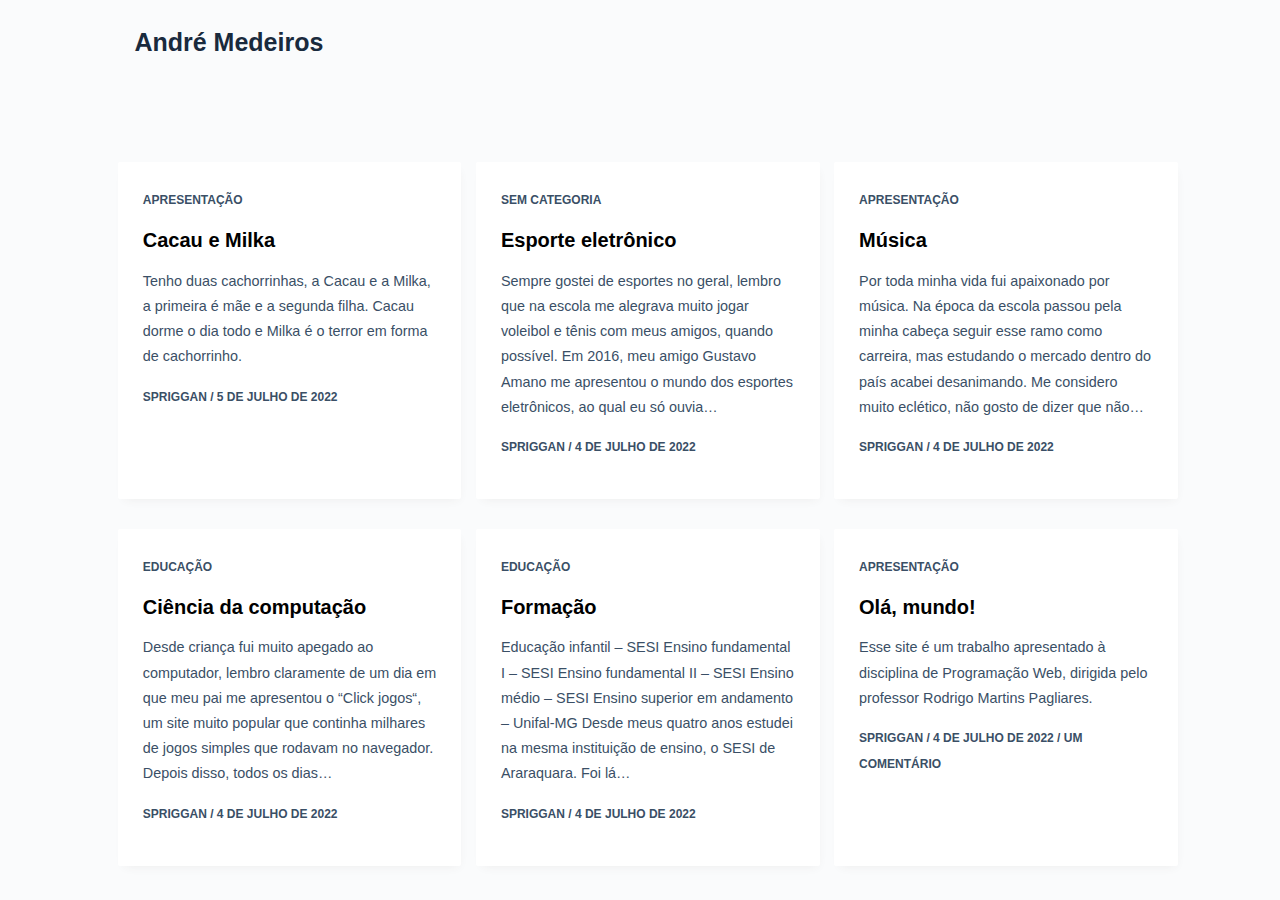
<file: index.html>
<!DOCTYPE html>
<html lang="en">
<head>
    <meta charset="UTF-8">
    <meta http-equiv="X-UA-Compatible" content="IE=edge">
    <meta name="viewport" content="width=device-width, initial-scale=1.0">
    <title>André Medeiros</title>
    <link rel="stylesheet" href="style.css">
</head>
<body>
    <h1 id="nome"><a href="index.html" id="name">André Medeiros</a></h1>
    <div id="container">
        <div class="card">
            <p id="tag"><a href="" ><small class="categoria">APRESENTAÇÃO</small></a></p>
            <h2><a id="titulo" href="cacau-e-milka.html">Cacau e Milka</a></h2>
            <p>Tenho duas cachorrinhas, a Cacau e a Milka, a primeira é mãe e a segunda filha. Cacau dorme o dia todo e Milka é o terror em forma de cachorrinho.</p>
            <p id="autor"><a href="" ><small id="teste">SPRIGGAN</small></a><small> / 5 DE JULHO DE 2022</small></p>
        </div>
        <div class="card">
            <p id="tag"><a href="" ><small class="categoria">SEM CATEGORIA</small></a></p>
            <h2><a id="spriggan" href="e-sports.html">Esporte eletrônico</a></h2>
            <p>Sempre gostei de esportes no geral, lembro que na escola me alegrava muito jogar voleibol e tênis com meus amigos, quando possível. Em 2016, meu amigo Gustavo Amano me apresentou o mundo dos esportes eletrônicos, ao qual eu só ouvia…</p>
            <p id="autor"><a href="" ><small id="teste">SPRIGGAN</small></a><small> / 4 DE JULHO DE 2022</small></p>
        </div>
        <div class="card">
            <p id="tag"><a href="" ><small class="categoria">APRESENTAÇÃO</small></a></p>
            <h2><a id="spriggan" href="musica.html">Música</a></h2>
            <p>Por toda minha vida fui apaixonado por música. Na época da escola passou pela minha cabeça seguir esse ramo como carreira, mas estudando o mercado dentro do país acabei desanimando. Me considero muito eclético, não gosto de dizer que não…</p>
            <p id="autor"><a href="" ><small id="teste">SPRIGGAN</small></a><small> / 4 DE JULHO DE 2022</small></p>
        </div>
        <div class="card">
            <p id="tag"><a href="" ><small class="categoria">EDUCAÇÃO</small></a></p>
            <h2><a id="titulo" href="bcc.html">Ciência da computação</a></h2>
            <p>Desde criança fui muito apegado ao computador, lembro claramente de um dia em que meu pai me apresentou o “Click jogos“, um site muito popular que continha milhares de jogos simples que rodavam no navegador. Depois disso, todos os dias…</p>
            <p id="autor"><a href="" ><small id="teste">SPRIGGAN</small></a><small> / 4 DE JULHO DE 2022</small></p>
        </div>
        <div class="card">
            <p id="tag"><a href="" ><small class="categoria">EDUCAÇÃO</small></a></p>
            <h2><a id="titulo" href="formacao.html">Formação</a></h2>
            <p>Educação infantil – SESI Ensino fundamental I – SESI Ensino fundamental II – SESI Ensino médio – SESI Ensino superior em andamento – Unifal-MG Desde meus quatro anos estudei na mesma instituição de ensino, o SESI de Araraquara. Foi lá…</p>
            <p id="autor"><a href="" ><small id="teste">SPRIGGAN</small></a><small> / 4 DE JULHO DE 2022</small></p>
        </div>
        <div class="card">
            <p id="tag"><a href="" ><small class="categoria">APRESENTAÇÃO</small></a></p>
            <h2><a id="titulo" href="hello.html">Olá, mundo!</a></h2>
            <p>Esse site é um trabalho apresentado à disciplina de Programação Web, dirigida pelo professor Rodrigo Martins Pagliares.</p>
            <p id="autor"><a href="" ><small id="teste">SPRIGGAN</small></a><small> / 4 DE JULHO DE 2022 / UM COMENTÁRIO</small></p>
        </div>
    </div>
</body>
</html>
</file>
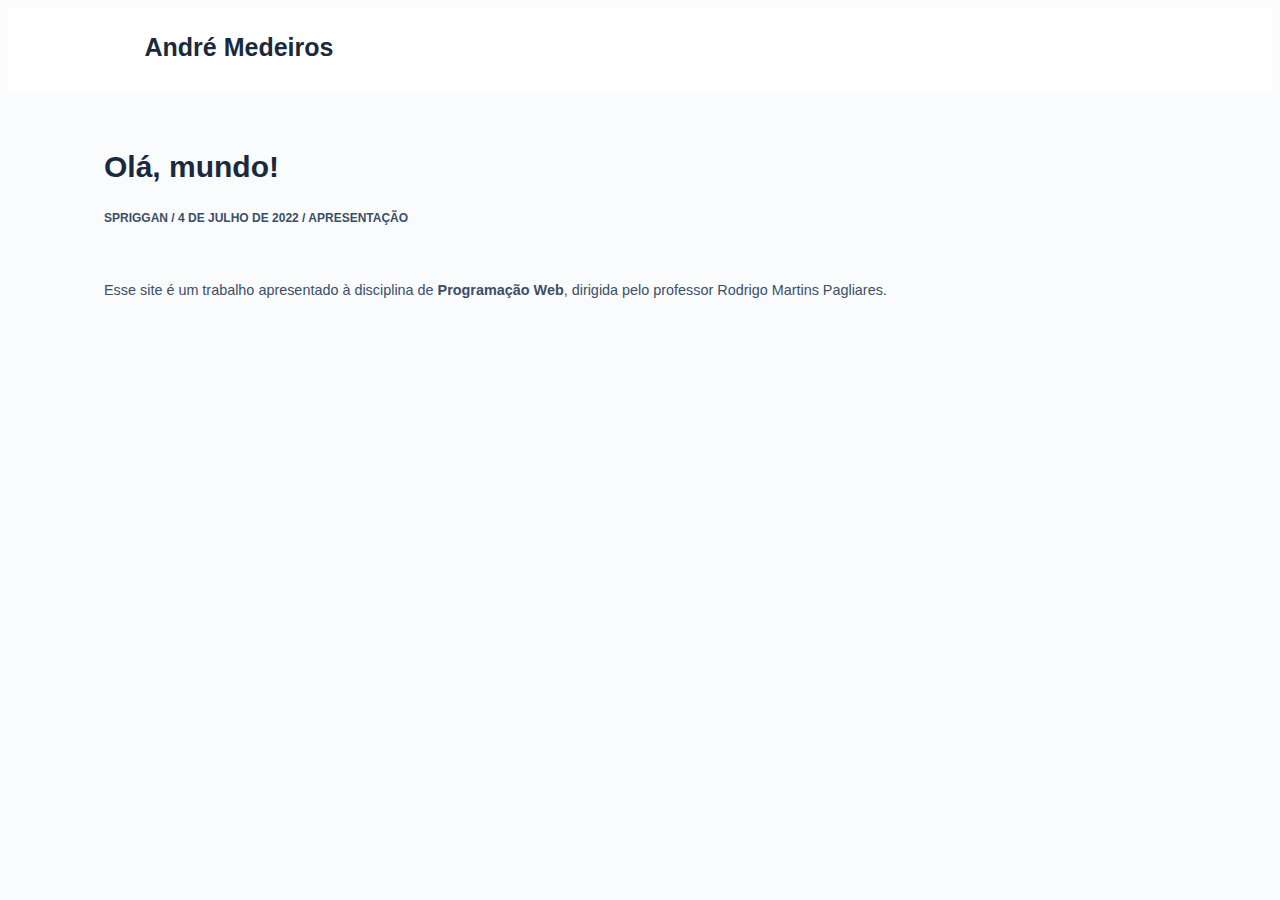
<file: hello.html>
<!DOCTYPE html>
<html lang="en">
<head>
    <meta charset="UTF-8">
    <meta http-equiv="X-UA-Compatible" content="IE=edge">
    <meta name="viewport" content="width=device-width, initial-scale=1.0">
    <title>Olá, mundo! - André Medeiros</title>
    <link rel="stylesheet" href="hello.css">
</head>
<body>
    <div id="head"><h1 id="nome"><a href="index.html" id="name">André Medeiros</a></h1></div>
    <div id="out-container">
        <div id="container"> 
            <h1 id="titulo">Olá, mundo!</h1>
            <p id="autor"><a href="" ><small id="teste">SPRIGGAN</small></a><small> / 4 DE JULHO DE 2022 / APRESENTAÇÃO</small></p><br>

            <p>Esse site é um trabalho apresentado à disciplina de <strong>Programação Web</strong>, dirigida pelo professor Rodrigo Martins Pagliares.</p>
            
        </div>
    </div>
</body>
</html>
</file>
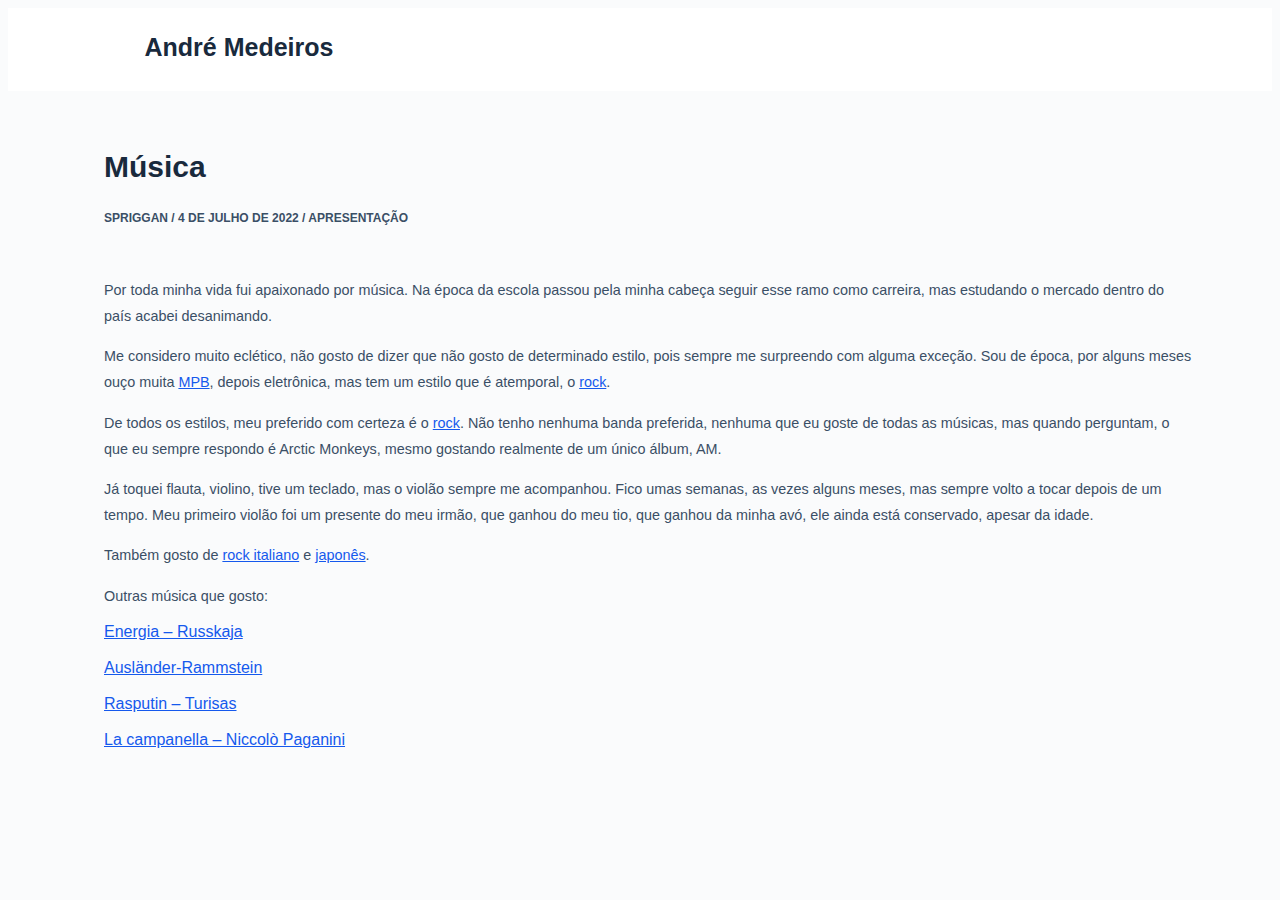
<file: musica.html>
<!DOCTYPE html>
<html lang="en">
<head>
    <meta charset="UTF-8">
    <meta http-equiv="X-UA-Compatible" content="IE=edge">
    <meta name="viewport" content="width=device-width, initial-scale=1.0">
    <title>Música - André Medeiros</title>
    <link rel="stylesheet" href="musica.css">
</head>
<body>
    <div id="head"><h1 id="nome"><a href="index.html" id="name">André Medeiros</a></h1></div>
    <div id="out-container">
        <div id="container"> 
            <h1 id="titulo">Música</h1>
            <p id="autor"><a href="" ><small id="teste">SPRIGGAN</small></a><small> / 4 DE JULHO DE 2022 / APRESENTAÇÃO</small></p><br>

            <p>Por toda minha vida fui apaixonado por música. Na época da escola passou pela minha cabeça seguir esse ramo como carreira, mas estudando o mercado dentro do país acabei desanimando.</p>
            <p>Me considero muito eclético, não gosto de dizer que não gosto de determinado estilo, pois sempre me surpreendo com alguma exceção. Sou de época, por alguns meses ouço muita <a id="link" href="https://open.spotify.com/track/2TI5GBkbrrFtZRM5v1heeb?si=3c181bd7c3de40fb">MPB</a>, depois eletrônica, mas tem um estilo que é atemporal, o <a id="link" href="https://open.spotify.com/track/1MPBgvQhLIc9KjmS6Ea6xl?si=c4f8156e21f54325">rock</a>.</p>
            <p>De todos os estilos, meu preferido com certeza é o <a id="link" href="https://open.spotify.com/track/4xDwCYhobDehSBGUmd5H6Y?si=93dd466ad3534583">rock</a>. Não tenho nenhuma banda preferida, nenhuma que eu goste de todas as músicas, mas quando perguntam, o que eu sempre respondo é Arctic Monkeys, mesmo gostando realmente de um único álbum, AM.</p>
            <p>Já toquei flauta, violino, tive um teclado, mas o violão sempre me acompanhou. Fico umas semanas, as vezes alguns meses, mas sempre volto a tocar depois de um tempo. Meu primeiro violão foi um presente do meu irmão, que ganhou do meu tio, que ganhou da minha avó, ele ainda está conservado, apesar da idade.</p>
            <p>Também gosto de <a id="link" href="https://open.spotify.com/track/7HMz8o0m7ASQ3ImFPfhWTY?si=5c452a6f17444aa8">rock italiano</a> e <a id="link" href="https://open.spotify.com/track/3QhErQyRtXeW2BjOD9SbVb?si=4ccfd079fc144073">japonês</a>.</p>
            <p>Outras música que gosto:</p>
            <a id="link" href="https://open.spotify.com/track/2yjMkZBof4BnTgpk8N7SWt?si=7baba9a9378349f5">Energia – Russkaja</a><br><br>
            <a id="link" href="https://open.spotify.com/track/7j43FohbLVulScL7S9sQZk?si=a0a92dfd0cc942cf">Ausländer-Rammstein</a><br><br>
            <a id="link" href="https://open.spotify.com/track/0W43LnKXzRivi0WPaoBLVO?si=63fa33ea1ac64908">Rasputin – Turisas</a><br><br>
            <a id="link" href="https://open.spotify.com/track/28smE6qFUkhfUhEvvmSdQ1?si=24736c46697347fb">La campanella – Niccolò Paganini</a>
        </div>
    </div>
</body>
</html>
</file>
<file: style.css>
body {
    background-color: #fafbfc;
    font-family: 'Segoe UI', Tahoma, Geneva, Verdana, sans-serif;
    color: #192a3d;
}

h2{
    font-size: 20px;
}

p{
    line-height: 26px;
    color: #3a4f66;
}

small{
    font-size: 12px;
    font-weight: 600;
    line-height: 20px;
    color: #3a4f66
}

.comecoefimcard:hover{
    color: #1559ed;
}
#titulo:hover{
    color: #1559ed;
}

#teste:hover{
    color: #1559ed;
}

#nome{
    margin-left: 15%;
    margin-top: 2.25%;
    font-size: 25px;
}
#name:hover{
    color: #1559ed
}
#spriggan:hover{
    color: #1559ed
}
.categoria:hover{
    color: #1559ed
}

a, a:hover, a:focus, a:active {
    text-decoration: none;
    color: inherit;
}

#container{
    width: 70%;
    height: 100%;
    margin-right: auto;
    margin-left: auto;
    margin-top: 90px;
    display: grid;
    grid-template-columns: repeat(auto-fill, minmax(350px, 1fr));
}

.card{
    margin: 15px;
    width: 82%;
    background-color: #ffffff;
    padding: 25px;
    box-shadow: 2px 5px 10px -5px #ececec;
    border-radius: 2px;
}

.card p{
    text-align: left;
    line-height: 1.75;
}
.card h2{
    color: rgb(0, 0, 0);
    text-align: left;
}

#tag{
    margin-top: 0;
    margin: 0;
    padding: 0;
}

#autor{

}

@media (max-width: 1450px) {
    #nome {
      margin-left: 10%;
    }
    #container {
      width: 85%;
      grid-template-columns: repeat(auto-fill, minmax(300px, 1fr));
    }
    p {
      font-size: 0.9rem;
    }
}
</file>
<file: hello.css>
body {
    background-color: #fafbfc;
    font-family: 'Segoe UI', Tahoma, Geneva, Verdana, sans-serif;
    color: #192a3d;
    overflow-x: hidden;
}

h2{
    font-size: 20px;
}

p{
    line-height: 26px;
    color: #3a4f66;
}


small{
    font-size: 12px;
    font-weight: 600;
    line-height: 20px;
    color: #3a4f66
}

ul{
    line-height: 31px;
    color: #3a4f66
}

li {content: "•"; color: #3a4f66}

#nome{
    margin-left: 15%;
    margin-top: 1%;
    font-size: 25px;
}

#titulo{
    font-size: 30px;
}

#name:hover{
    color: #1559ed
}


a, a:hover, a:focus, a:active {
    text-decoration: none;
    color: inherit;
}

#out-container{
    display: flex;
    justify-content: center;
    align-items: center;
    width: 100vw;
}

#container{
    margin-top: 3%;
    margin-left: auto;
    margin-right: auto;
    width: 40%;
    height: 100%;
}

#head{
    background-color: #ffffff;
    padding: 1%;
}

#link{
    color: #1559ed;
    text-decoration: underline;
}

img{
    object-fit: cover;
}



@media (max-width: 1450px) {
    #nome {
      margin-left: 10%;
    }
    #container {
      width: 85%;
      grid-template-columns: repeat(auto-fill, minmax(300px, 1fr));
    }
    p {
      font-size: 0.9rem;
    }
}
</file>
<file: musica.css>
body {
    background-color: #fafbfc;
    font-family: 'Segoe UI', Tahoma, Geneva, Verdana, sans-serif;
    color: #192a3d;
    overflow-x: hidden;
}

h2{
    font-size: 20px;
}

p{
    line-height: 26px;
    color: #3a4f66;
}


small{
    font-size: 12px;
    font-weight: 600;
    line-height: 20px;
    color: #3a4f66
}

ul{
    line-height: 31px;
    color: #3a4f66
}

li {content: "•"; color: #3a4f66}

#nome{
    margin-left: 15%;
    margin-top: 1%;
    font-size: 25px;
}

#titulo{
    font-size: 30px;
}

#name:hover{
    color: #1559ed
}


a, a:hover, a:focus, a:active {
    text-decoration: none;
    color: inherit;
}

#out-container{
    display: flex;
    justify-content: center;
    align-items: center;
    width: 100vw;
}

#container{
    margin-top: 3%;
    margin-left: auto;
    margin-right: auto;
    width: 40%;
    height: 100%;
}

#head{
    background-color: #ffffff;
    padding: 1%;
}

#link{
    color: #1559ed;
    text-decoration: underline;
}

img{
    object-fit: cover;
}



@media (max-width: 1450px) {
    #nome {
      margin-left: 10%;
    }
    #container {
      width: 85%;
      grid-template-columns: repeat(auto-fill, minmax(300px, 1fr));
    }
    p {
      font-size: 0.9rem;
    }
}
</file>
